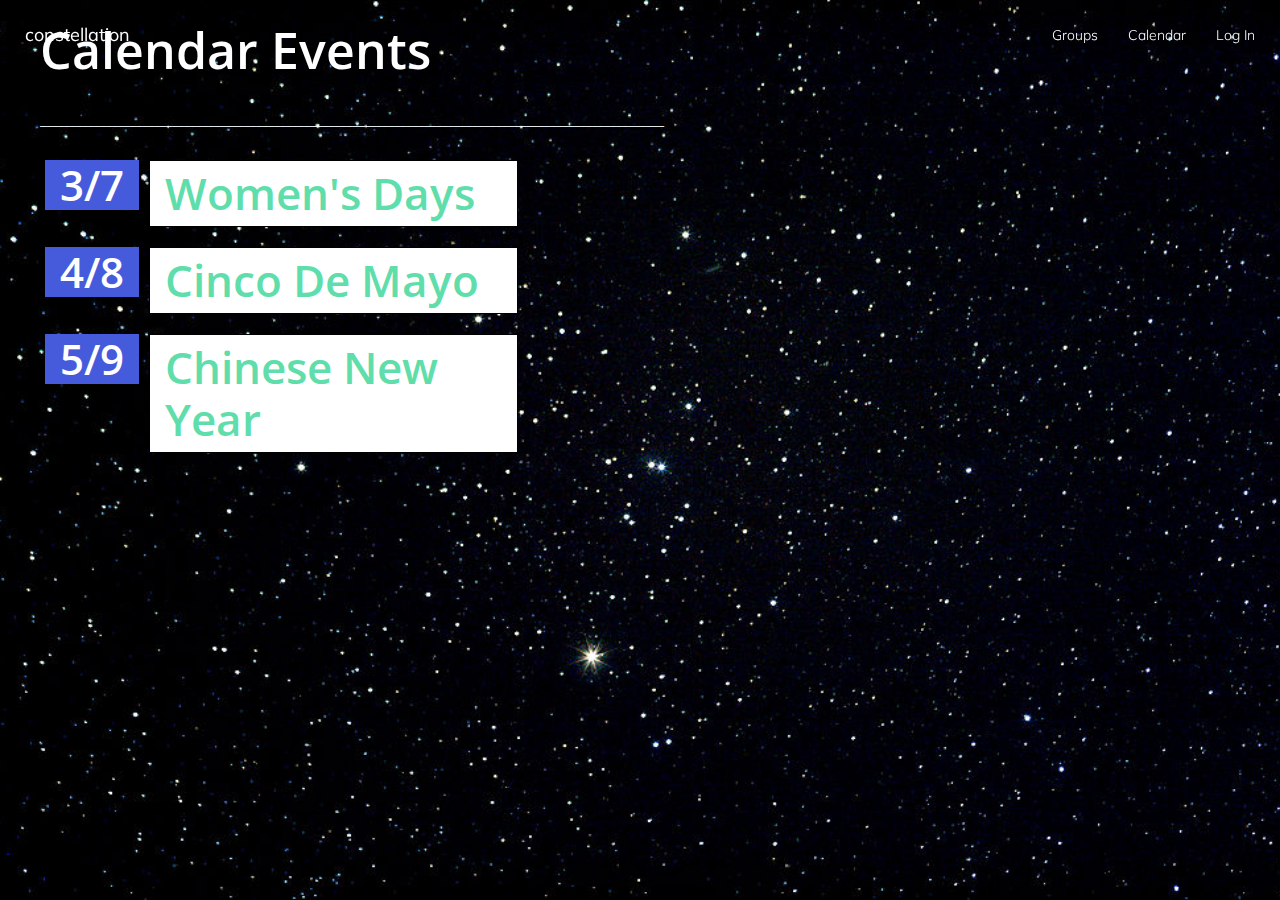
<file: calendar.html>
<!DOCTYPE html>
<html>
  <head>
    <link rel="stylesheet" type="text/css" href="./css/bootstrap.min.css">
    <link rel="stylesheet" type="text/css" href="./css/style.css">
  </head>

  <body>
    <nav class="navbar navbar-default navbar-fixed-top">
      <div class="container-fluid">
        <!-- Brand and toggle get grouped for better mobile display -->
        <div class="navbar-header">
          <button type="button" class="navbar-toggle collapsed" data-toggle="collapse" data-target="#bs-example-navbar-collapse-1" aria-expanded="false">
            <span class="sr-only">Toggle navigation</span>
            <span class="icon-bar"></span>
            <span class="icon-bar"></span>
            <span class="icon-bar"></span>
          </button>
          <a class="navbar-brand" href="index.html">constellation</a>
        </div>

        <!-- Collect the nav links, forms, and other content for toggling -->
        <div class="collapse navbar-collapse" id="bs-example-navbar-collapse-1">
          <ul class="nav navbar-nav">
          </ul>
          <ul class="nav navbar-nav navbar-right">
            <li><a href="#">Groups</a></li>
            <li><a href="calendar.html">Calendar</a></li>
            <li><a href="#">Log In</a></li>
          </ul>
        </div><!-- /.navbar-collapse -->
      </div><!-- /.container-fluid -->
    </nav>

    <div class="calendarBackground">

      <h2 style="font-weight: bold; color: white; font-size: 50px;">Calendar Events</h2>
      <p style="color: white;">________________________________________________________________________________________________________</p>

      <br>

      <div class="row">
        <div class="col-md-5 calendarDropdown">
          <h2>3/7</h2>
        </div>

        <div class="col-md-5 nameSection">
          <h2 onclick="myFunction(1)" class="dropbtn">Women's Days</h2>
          <div id="myDropdown1" class="dropdown-content">
            <p style="height: 1px;"></p>
            <p>
              <b>Info:</b> Everything you need to know about the event and about Chinese New Year. Each year is
              represented by an Animal. Zao Chen will be hosting this year and providing traditional
              snacks and drinks.
            </p>
            <p style="height: 1px;"></p>
            <p>
              <b>Location:</b> 6:00 PM in the Roast House.
            </p>
            <p style="height: 1px;"></p>
            <a href="#"><i><em>Read more about this event here.</em></i></a>
            <p style="height: 1px;"></p>
            <h3 class="outline-button">Join Event</h3>
            <p style="height: 1px;"></p>
          </div>
        </div>
      </div>

      <br>

      <div class="row">
        <div class="col-md-5 calendarDropdown">
          <h2>4/8</h2>
        </div>

        <div class="col-md-5 nameSection">
          <h2 onclick="myFunction(2)" class="dropbtn">Cinco De Mayo</h2>
          <div id="myDropdown2" class="dropdown-content">
            <p style="height: 1px;"></p>
            <p>
              <b>Info:</b> Everything you need to know about the event and about Chinese New Year. Each year is
              represented by an Animal. Zao Chen will be hosting this year and providing traditional
              snacks and drinks.
            </p>
            <p style="height: 1px;"></p>
            <p>
              <b>Location:</b> 7:00 PM in the Roast House.
            </p>
            <p style="height: 1px;"></p>
            <a href="#"><i><em>Read more about this event here.</em></i></a>
            <p style="height: 1px;"></p>
            <h3 class="outline-button">Join Event</h3>
            <p style="height: 1px;"></p>
          </div>
        </div>
      </div>

      <br>

      <div class="row">
        <div class="col-md-5 calendarDropdown">
          <h2>5/9</h2>
        </div>

        <div class="col-md-5 nameSection">
          <h2 onclick="myFunction(3)" class="dropbtn">Chinese New Year</h2>
          <div id="myDropdown3" class="dropdown-content">
            <p style="height: 1px;"></p>
            <p>
              <b>Info:</b> Everything you need to know about the event and about Chinese New Year. Each year is
              represented by an Animal. Zao Chen will be hosting this year and providing traditional
              snacks and drinks.
            </p>
            <p style="height: 1px;"></p>
            <p>
              <b>Location:</b> 8:00 PM in the Roast House.
            </p>
            <p style="height: 1px;"></p>
            <a href="#"><i><em>Read more about this event here.</em></i></a>
            <p style="height: 1px;"></p>
            <h3 class="outline-button">Join Event</h3>
            <p style="height: 1px;"></p>
          </div>
        </div>
      </div>

      <br>

    </div>

    <script>
    /* When the user clicks on the button,
    toggle between hiding and showing the dropdown content */
    function myFunction(number) {
        document.getElementById("myDropdown" + number).classList.toggle("show");
    }

    // Close the dropdown if the user clicks outside of it
    window.onclick = function(event) {
      if (!event.target.matches('.dropbtn')) {

        var dropdowns = document.getElementsByClassName("dropdown-content");
        var i;
        for (i = 0; i < dropdowns.length; i++) {
          var openDropdown = dropdowns[i];
          if (openDropdown.classList.contains('show')) {
            openDropdown.classList.remove('show');
          }
        }
      }
    }
    </script>

  </body>

  <footer>
    <script   src="https://code.jquery.com/jquery-2.2.4.min.js"   integrity="sha256-BbhdlvQf/xTY9gja0Dq3HiwQF8LaCRTXxZKRutelT44="   crossorigin="anonymous"></script>
    <script src="./js/bootstrap.min.js"></script>
    <script src="./js/particles.js"></script>
    <script src="./js/app.js"></script>
  </footer>
</html>
</file>
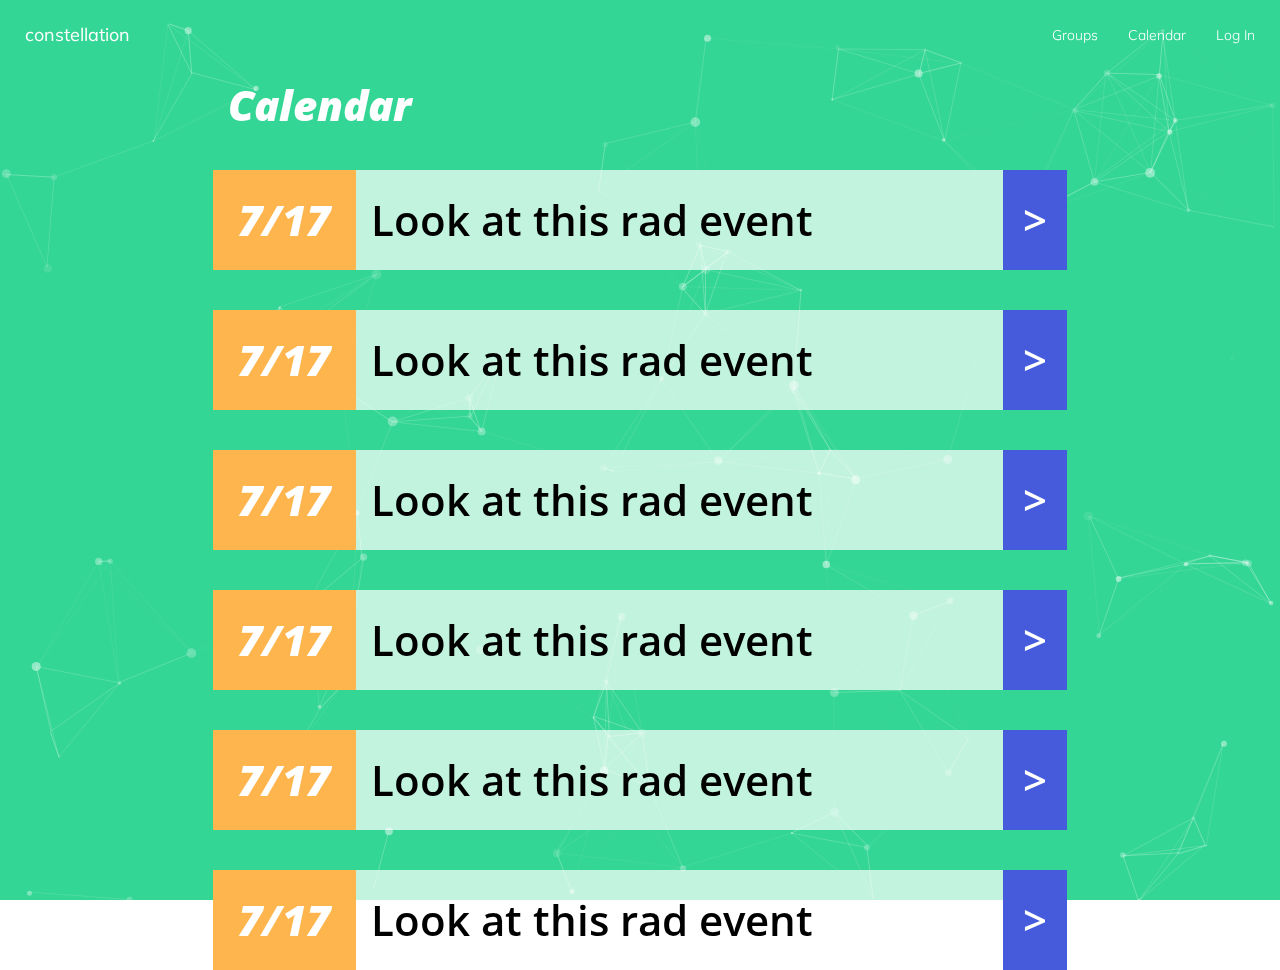
<file: calendar1.html>
<!DOCTYPE html>
<html>
  <head>
    <link rel="stylesheet" type="text/css" href="./css/bootstrap.min.css">
    <link rel="stylesheet" type="text/css" href="./css/style.css">
  </head>

  <body>
    <div class="fullscreen-particles-container background-green">
      <div id="particles-js" class="fullscreen-particles"></div>
    </div>

    <nav class="navbar navbar-default navbar-fixed-top">
      <div class="container-fluid">
        <!-- Brand and toggle get grouped for better mobile display -->
        <div class="navbar-header">
          <button type="button" class="navbar-toggle collapsed" data-toggle="collapse" data-target="#bs-example-navbar-collapse-1" aria-expanded="false">
            <span class="sr-only">Toggle navigation</span>
            <span class="icon-bar"></span>
            <span class="icon-bar"></span>
            <span class="icon-bar"></span>
          </button>
          <a class="navbar-brand" href="./index.html">constellation</a>
        </div>

        <!-- Collect the nav links, forms, and other content for toggling -->
        <div class="collapse navbar-collapse" id="bs-example-navbar-collapse-1">
          <ul class="nav navbar-nav">
          </ul>
          <ul class="nav navbar-nav navbar-right">
            <li><a href="./groups.html">Groups</a></li>
            <li><a href="./calendar1.html">Calendar</a></li>
            <li><a href="#">Log In</a></li>
          </ul>
        </div><!-- /.navbar-collapse -->
      </div><!-- /.container-fluid -->
    </nav>

    <div class="container">
      <div class="row margin-top-80">
        <div class="col-md-8 col-md-offset-2">
          <h1>Calendar</h1>
          <div class="row margin-top-40">
            <div class="col-md-2 col-100 background-yellow">
              <h1><span class="event-date">7/17</span></h1>
            </div>
            <div class="col-md-10 col-100 background-white-opacity event-container">
              <a class="event-link"><h2 class="event-title">Look at this rad event</h2></a>
              <h2 class="event-arrow background-blue">></h2>
            </div>
            <div class="col-md-10 col-md-offset-2 background-blue event-description hidden">
              <p class="white-text">This is a super cool description for this event that I will be having at the ponchos in new mexico where the sun never stops shining and the wine is super sweet. I don't even know what these words mean yo, but that's alright son.</p>

              <h3 class="outline-button">Join</h3>
              <h3 class="outline-button">Learn more</h3>
            </div>
          </div>

          <div class="row margin-top-40">
            <div class="col-md-2 col-100 background-yellow">
              <h1><span class="event-date">7/17</span></h1>
            </div>
            <div class="col-md-10 col-100 background-white-opacity event-container">
              <a class="event-link"><h2 class="event-title">Look at this rad event</h2></a>
              <h2 class="event-arrow background-blue">></h2>
            </div>
            <div class="col-md-10 col-md-offset-2 background-blue event-description hidden">
              <p class="white-text">This is a super cool description for this event that I will be having at the ponchos in new mexico where the sun never stops shining and the wine is super sweet. I don't even know what these words mean yo, but that's alright son.</p>

              <h3 class="outline-button">Join</h3>
              <h3 class="outline-button">Learn more</h3>
            </div>
          </div>

          <div class="row margin-top-40">
            <div class="col-md-2 col-100 background-yellow">
              <h1><span class="event-date">7/17</span></h1>
            </div>
            <div class="col-md-10 col-100 background-white-opacity event-container">
              <a class="event-link"><h2 class="event-title">Look at this rad event</h2></a>
              <h2 class="event-arrow background-blue">></h2>
            </div>
            <div class="col-md-10 col-md-offset-2 background-blue event-description hidden">
              <p class="white-text">This is a super cool description for this event that I will be having at the ponchos in new mexico where the sun never stops shining and the wine is super sweet. I don't even know what these words mean yo, but that's alright son.</p>

              <h3 class="outline-button">Join</h3>
              <h3 class="outline-button">Learn more</h3>
            </div>
          </div>

          <div class="row margin-top-40">
            <div class="col-md-2 col-100 background-yellow">
              <h1><span class="event-date">7/17</span></h1>
            </div>
            <div class="col-md-10 col-100 background-white-opacity event-container">
              <a class="event-link"><h2 class="event-title">Look at this rad event</h2></a>
              <h2 class="event-arrow background-blue">></h2>
            </div>
            <div class="col-md-10 col-md-offset-2 background-blue event-description hidden">
              <p class="white-text">This is a super cool description for this event that I will be having at the ponchos in new mexico where the sun never stops shining and the wine is super sweet. I don't even know what these words mean yo, but that's alright son.</p>

              <h3 class="outline-button">Join</h3>
              <h3 class="outline-button">Learn more</h3>
            </div>
          </div>

          <div class="row margin-top-40">
            <div class="col-md-2 col-100 background-yellow">
              <h1><span class="event-date">7/17</span></h1>
            </div>
            <div class="col-md-10 col-100 background-white-opacity event-container">
              <a class="event-link"><h2 class="event-title">Look at this rad event</h2></a>
              <h2 class="event-arrow background-blue">></h2>
            </div>
            <div class="col-md-10 col-md-offset-2 background-blue event-description hidden">
              <p class="white-text">This is a super cool description for this event that I will be having at the ponchos in new mexico where the sun never stops shining and the wine is super sweet. I don't even know what these words mean yo, but that's alright son.</p>

              <h3 class="outline-button">Join</h3>
              <h3 class="outline-button">Learn more</h3>
            </div>
          </div>

          <div class="row margin-top-40">
            <div class="col-md-2 col-100 background-yellow">
              <h1><span class="event-date">7/17</span></h1>
            </div>
            <div class="col-md-10 col-100 background-white-opacity event-container">
              <a class="event-link"><h2 class="event-title">Look at this rad event</h2></a>
              <h2 class="event-arrow background-blue">></h2>
            </div>
            <div class="col-md-10 col-md-offset-2 background-blue event-description hidden">
              <p class="white-text">This is a super cool description for this event that I will be having at the ponchos in new mexico where the sun never stops shining and the wine is super sweet. I don't even know what these words mean yo, but that's alright son.</p>

              <h3 class="outline-button">Join</h3>
              <h3 class="outline-button">Learn more</h3>
            </div>
          </div>
        </div>
      </div>
    </div>
  </body>

  <footer>
    <script src="https://code.jquery.com/jquery-2.2.4.min.js"   integrity="sha256-BbhdlvQf/xTY9gja0Dq3HiwQF8LaCRTXxZKRutelT44="   crossorigin="anonymous"></script>
    <script src="./js/bootstrap.min.js"></script>
    <script src="./js/particles.js"></script>
    <script src="./js/app.js"></script>
    <script src="./js/main.js"></script>
  </footer>
</html>
</file>
<file: css/style.css>
@import 'https://fonts.googleapis.com/css?family=Muli:300,400|Open+Sans:400,600,800i';

/*
Generic Styles
*/

html {
  height: 100%;
}

body {
  height: 100%;
}

.container {
  width: 100%;
}

.100-width-image {
  width: 100%;
  height: auto;
}

.row {
  position: relative;
}

.padding-10 {
  padding: 10px;
}

.padding-20 {
  padding: 20px;
}

.padding-top-bottom {
  padding: 40px 0;
}

.margin-top-0 {
  margin-top: 0;
}

.margin-top-15 {
  margin-top: 15px;
}

.margin-top-40 {
  margin-top: 40px;
}

.margin-top-80 {
  margin-top: 80px;
}

.col-400 {
  height: 400px;
}

.col-300 {
  height: 300px;
}

.col-100 {
  height: 100px;
}

.relative {
  position: relative;
  height: 100%;
}

.absolute-bottom {
  position: absolute;
  bottom: 0;
  margin-bottom: 20px;
}
/*
Font Styles
*/

h1 {
  font-family: 'Open Sans' !important;
  font-style: italic;
  font-weight: 800 !important;
  font-size: 3em;
  line-height: 1.2em;
  margin: 0;
  padding: 0;
  color: white;
}

.h1-background-purple {
  padding: 5px;
  background-color: #280837;
}

.h1-background-blue {
  padding: 5px;
  background-color: #465BDB;
}

.h1-background-yellow {
  padding: 5px;
  background-color: #FFB54D;
}

.h1-background-green {
  padding: 5px;
  background-color: #33D694;
}

.h1-background-red {
  padding: 5px;
  background-color: #ED320A;
}

.h1-background-white {
  padding: 5px;
  background-color: #fff;
}

a {
  color: white;
}

h2 {
  font-family: 'Open Sans' !important;
  font-weight: 600 !important;
  font-size: 3em;
  line-height: 1.2em;
  margin: 0;
  padding: 0;
  color: white;
}

h3 {
  font-family: 'Muli';
  font-weight: 300;
  color: white;
}

p {
  font-family: 'Open Sans';
  font-weight: 400;
  margin-top: 30px;
}

.event-link {
  transition: letter-spacing .5s;
  text-decoration: none;
  color: black;
}

.event-link h2 {
  color: black;
}

/*
Background, and text colors
*/

.background-green {
  background-color: #33D694;
}

.background-blue {
  background-color: #465BDB;
}

.background-purple {
  background-color: #280837;
}

.background-yellow {
  background-color: #FFB54D;
}

.background-white {
  background-color: #fff !important;
}

.background-white-opacity {
  background-color: rgba(255, 255, 255, .7);
}

.background-red {
  background-color: #ED320A;
}

.background-opacity {
  background-color: rgba(0,0,0,.5);
}

.green {
  color: #33D694;
}

.blue {
  color: #465BDB;
}

.white-text {
  color: #fff !important;
}

/*
Main Site Styles
*/

.fullscreen {
  position: fixed;
  height: 100%;
  width: 100%;
  background-image: url("../img/homephoto.jpg");
  background-position: center;
  background-size: cover;
}

.navbar {
  padding: 10px 10px;
  background-color: rgba(51,214,148, .0);
  margin: 0;
  border: none;
  border-radius: 0;
}

.navbar-brand {
  font-family: 'Muli';
  font-weight: 400;
  color: #fff !important;
}

.navbar li a {
  font-family: 'Muli';
  font-weight: 300;
  color: white !important;
  border-radius: 3px;
}

.navbar li a:hover {
  border: 1px white solid;
}

.hero-image {
  position: relative;
  background-image: url("../img/placeholder.jpg");
  background-position: center;
  background-size: cover;

  display: block;
  height: 650px;
  width: 100%;
}

.hero-callout {
  float: left;
  width: 50%;
  height: 100%;
  padding: 40px 40px;
  position: relative;
}

.hero-callout-text {
  position: absolute;
  bottom: 0;
  margin-bottom: 50px;
}

.outline-button {
  display: inline-block;
  padding: 10px;
  color: white;
  border: .5px white solid;
  border-radius: 2px;
  transition: background-color .5s, color .5s;
  width: auto;
}

.outline-button:hover {
  cursor: pointer;
  background-color: #fff;
  color: #33D694;
}

.hero-particles {
  float: right;
  width: 50%;
  height: 100%;
}

.event-date {
  line-height: 100px;
  padding:0 10px;
}

.event-container {
  padding-right: 0;
}

.event-arrow {
  display: inline-block;
  height: 100%;
  line-height: 100px;
  padding: 0 20px;
  float: right;
  transition: padding .5s;
}

.event-arrow:hover {
  cursor: pointer;
  padding: 0 30px;
}

.event-title {
  float:left;
  line-height: 100px;
  width: auto;
}

.event-description .outline-button {
  float: right;
  margin-left: 10px;
}

.join {
  position: relative;
  height: 400px;
  width: 100%;
}

.join-cta {
  position: absolute;
  text-align: center;
  margin-top: 70px;
  width: 100%;
  z-index: 4;
}

.join-particles {
  position: absolute;
  width: 100%;
  height: 100%;
  z-index: 2;
}

.group-title {
  position: absolute;
  bottom: 0;
  margin-bottom: 20px;
  margin-left: 20px;
}

.bg-image {
  background-position: center;
  background-size: 110%;
  padding: 0;
  transition: background-size .5s;
}

.bg-image:hover {
  background-size: 115%;
}

.group-wrapper {
  position: relative;
  width: 100%;
  height: 100%;
  background-color: rgba(0,0,0, .4);
}

.group-wrapper h2 {
  font-size: 2em;
}

.group-button {
  position: absolute;
  display: inline-block;
  bottom: 0;
  margin-bottom: 20px;
  float: right;
}

.calendarBackground {
  background-image: url("../img/starsCalendar1.jpg" );
  background-position: center;
  background-size: cover;

  padding: 20px 40px;
  display: block;
  height: 100%;
  width: 100%;
}

.calendarDropdown {
  position: relative;
  width: auto;
  height: auto;
  margin-right: 10px;
  margin-left: 20px;
  display: center-block;
  text-align: center;
  color: white;
  font-weight: bold;
  background-color: #465BDB;
  float: center;
}

.nameSection {
  position: relative;
  width: 30%;
  height: auto;
  margin: 0 auto;
  background-color: white;
  color: rgba(51,214,148, .8);
  border: .5px black solid;
}

.dropbtn {
  position: relative;
  height: auto;
  margin: 0 auto;
  background-color: white;
  color: rgba(51,214,148, .8);
  font-size: 44px;
  padding-top: 6px;
  padding-bottom: 6px;
  border: none;
  cursor: pointer;
}

.dropdown {
    position: relative;
    display: inline-block;
}

.dropdown-content {
    display: none;
    position: relative;
    background-color: white;
    color: black;
    font-size: 20px;
    border-top: .5px black solid;
}

.dropdown-content a {
    color: blue;
    text-decoration: none;
    display: block;
}

.dropdown-content a:hover {background-color: #f1f1f1}

.show {display:block;}

.oversized-particles {
  position: absolute;
  width: 100%;
  height: 100%;
  top: 0;
  left: 0;
}

.fullscreen-particles-container {
  position: fixed;
  width: 100%;
  height: 100%;
}

.fullscreen-particles {
  width: 100%;
  height: 100%;
}
</file>
